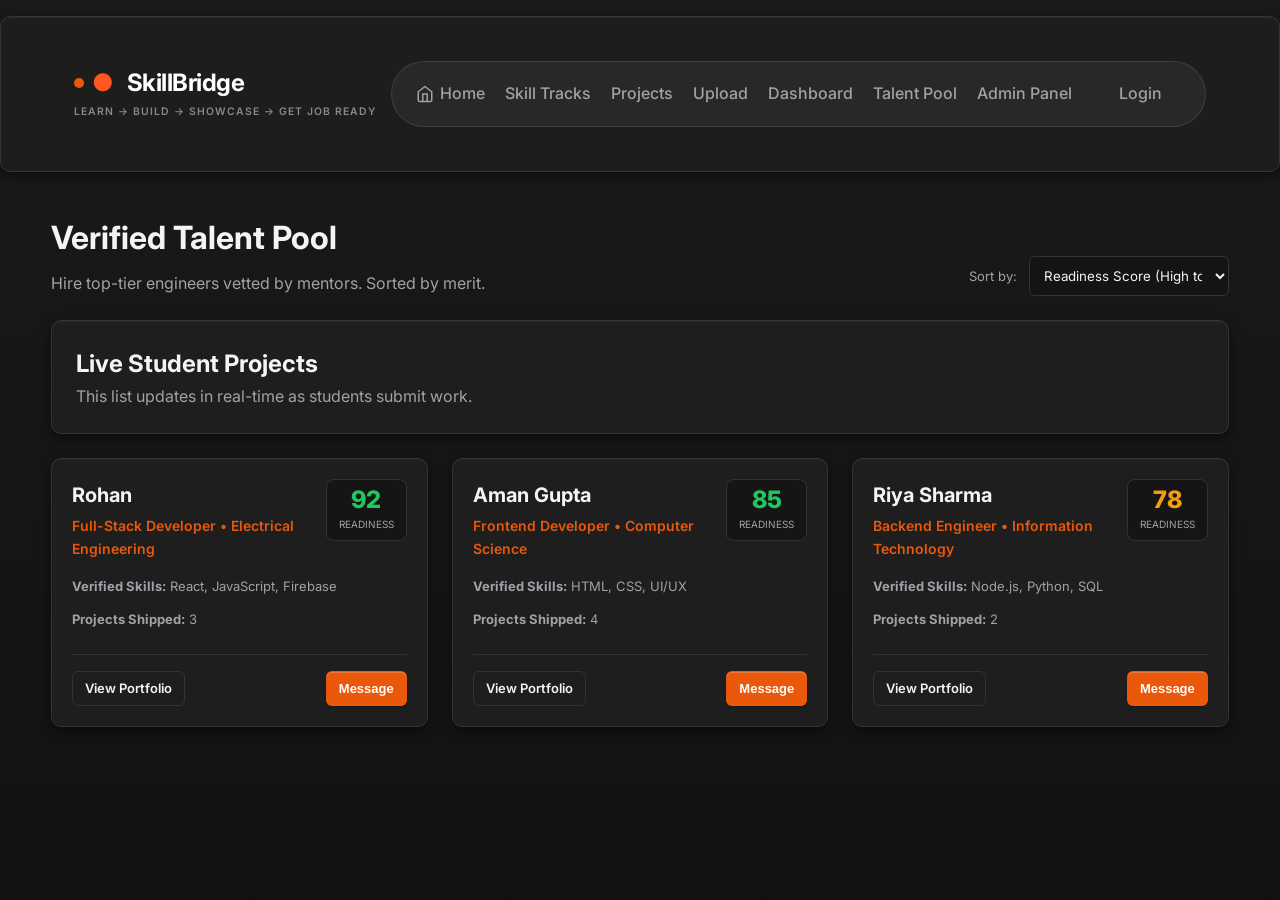
<file: talent.html>
<!doctype html>
<html lang="en">
<head>
  <meta charset="utf-8" />
  <meta name="viewport" content="width=device-width,initial-scale=1" />
 <title>SkillBridge — Learn Build Showcase</title>
  <link rel="stylesheet" href="css/style.css" />
  <link rel="preconnect" href="https://fonts.googleapis.com">
  <link href="https://fonts.googleapis.com/css2?family=Inter:wght@300;400;600;700;800&display=swap" rel="stylesheet">
 <link rel="stylesheet" href="https://cdnjs.cloudflare.com/ajax/libs/font-awesome/6.4.0/css/all.min.css">
</head>
<body class="bg-gradient">
  
  <!-- SAFE RESTORED HEADER START -->
  <header class="nav glass">
    <div class="container nav-inner" style="display: flex; justify-content: space-between; align-items: center;">
      
      <!-- Original Logo & Tagline -->
      <a class="brand" href="index.html" style="text-decoration: none; display: flex; flex-direction: column; gap: 12px;">
        <div class="logo-glow" style="font-size: 1.5rem; font-weight: bold; color: white;">
          <span style="color: #ff5722; margin-right: 5px;">●</span>SkillBridge
        </div>
        <small class="tag" style="color: #888; font-size: 0.65rem; letter-spacing: 1px; text-transform: uppercase;">Learn → Build → Showcase → Get Job Ready</small>
      </a>
      
      <!-- The Cool Box around your original links -->
      <nav class="nav-links">
        <a href="index.html" class="nav-link home-link">
    <svg xmlns="http://www.w3.org/2000/svg" width="18" height="18" viewBox="0 0 24 24" fill="none" stroke="currentColor" stroke-width="2" stroke-linecap="round" stroke-linejoin="round">
        <path d="M3 9l9-7 9 7v11a2 2 0 0 1-2 2H5a2 2 0 0 1-2-2z"></path>
        <polyline points="9 22 9 12 15 12 15 22"></polyline>
    </svg>
    Home
</a>
        <a href="roadmap.html">Skill Tracks</a>
        <a href="projects.html">Projects</a>
        <a href="upload.html">Upload</a>
        <a href="dashboard.html">Dashboard</a>
        <a href="talent.html">Talent Pool</a>
        <a href="admin.html">Admin Panel</a>
       <!-- place this in your nav -->
<a id="nav-auth-btn" class="btn btn-ghost" href="login.html">Login</a>
      </nav>
    </div>
  </header>

  <main class="container">
    <div style="display: flex; justify-content: space-between; align-items: flex-end; margin-bottom: 24px;">
      <div>
        <h1 style="margin: 0 0 8px 0; font-size: 32px;">Verified Talent Pool</h1>
        <p class="muted" style="margin: 0;">Hire top-tier engineers vetted by mentors. Sorted by merit.</p>
      </div>
      
      <!-- The Sorting Engine -->
      <div style="display: flex; gap: 12px; align-items: center;">
        <label class="muted small">Sort by:</label>
        <select id="sort-engine" class="form-control" style="width: 200px; padding: 10px;">
          <option value="score_desc">Readiness Score (High to Low)</option>
          <option value="score_asc">Readiness Score (Low to High)</option>
          <option value="projects_desc">Most Projects Completed</option>
        </select>
      </div>
    </div>
<div class="glass" style="padding: 24px;">
    <h2>Live Student Projects</h2>
    <p class="muted">This list updates in real-time as students submit work.</p>
    <div id="live-project-feed">
        <!-- Projects will instantly appear here -->
    </div>
</div>
    <!-- The Talent Grid -->
    <div id="talent-grid" class="projects-grid">
      <div class="glass" style="grid-column: 1 / -1; text-align: center;">
        <p class="muted">Loading talent pipeline...</p>
      </div>
    </div>
  </main>

  <script type="module" src="js/talent.js"></script>
</body>
</html>
</file>
<file: css/style.css>
/* =========================================
   SKILLBRIDGE DESIGN SYSTEM & THEME
   (Industrial Minimalist / Hand-Crafted)
   ========================================= */

:root {
  /* Core Colors - Deep, rich matte charcoal instead of shiny blue-black */
  --bg-dark: #121212;
  --bg-light: #1a1a1a;
  
  /* Accents - Earthy, bespoke, and confident */
  --accent1: #ea580c; /* Burnt Orange (Replaces neon purple) */
  --accent1-hover: #c2410c; 
  --accent2: #10b981; /* Crisp Emerald (Replaces neon cyan) */
  
  /* UI States */
  --success: #22c55e;
  --warning: #f59e0b;
  --danger: #ef4444;

  /* Surface/Cards - Replacing blurry glass with crisp matte surfaces */
  --surface-bg: #1e1e1e;
  --surface-border: #333333;
  --surface-hover: #262626;
  
  /* Text */
  --text-main: #f4f4f5; /* Warm off-white */
  --text-muted: #a1a1aa; /* Readable medium gray */
  
  /* Layout */
  --radius: 10px; /* Slightly sharper, more intentional corners */
  --radius-sm: 6px;
  --shadow-soft: 0 4px 12px rgba(0, 0, 0, 0.5);
  --shadow-hover: 0 8px 24px rgba(0, 0, 0, 0.8);
}

/* =========================================
   BASE & TYPOGRAPHY
   ========================================= */
* { box-sizing: border-box; margin: 0; padding: 0; }
html, body { height: 100%; }

body {
  font-family: 'Inter', system-ui, -apple-system, sans-serif;
  color: var(--text-main);
  background-color: var(--bg-dark);
  -webkit-font-smoothing: antialiased;
  -moz-osx-font-smoothing: grayscale;
  line-height: 1.6;
}

/* Clean, subtle background. No more heavy neon radial glows. */
.bg-gradient {
  background: 
    linear-gradient(to bottom, var(--bg-light) 0%, var(--bg-dark) 100%);
  background-attachment: fixed;
  min-height: 100vh;
}

.container {
  width: 92%;
  max-width: 1200px;
  margin: 0 auto;
  padding: 32px 0;
}

/* =========================================
   CORE COMPONENTS (Surfaces, Nav, Buttons)
   ========================================= */
.glass {
  background: var(--surface-bg);
  border: 1px solid var(--surface-border);
  border-radius: var(--radius);
  padding: 24px;
  box-shadow: var(--shadow-soft);
  box-shadow: inset 0 1px 0 rgba(255, 255, 255, 0.05), 0 4px 12px rgba(0, 0, 0, 0.5);
}

.nav {
  position: sticky;
  top: 16px;
  z-index: 100;
  margin: 0 auto 24px auto;
  padding: 12px 24px;
  border-radius: var(--radius);
  display: flex;
  align-items: center;
  justify-content: space-between;
  background: rgba(30, 30, 30, 0.95);
  backdrop-filter: blur(8px);
}

.brand { display: flex; flex-direction: column; text-decoration: none; gap: 2px; }
.logo-glow {
  font-weight: 800;
  font-size: 20px;
  color: var(--text-main);
  letter-spacing: -0.5px;
  display: flex;
  align-items: center;
  gap: 8px;
  line-height: 1; /* Fixes spacing */
}
.logo-glow::before {
  content: '';
  display: inline-block;
  width: 10px;
  height: 10px;
  background-color: var(--accent1);
  border-radius: 50%;
}
.tag { font-size: 11px; color: var(--text-muted); font-weight: 600; text-transform: uppercase; letter-spacing: 1px; line-height: 1;}

/* === The "Cool Box" Applied safely to your original HTML === */
.nav-links {
  display: flex;
  align-items: center;
  gap: 20px;
  background: rgba(255, 255, 255, 0.05); /* Glassy box background */
  border: 1px solid rgba(255, 255, 255, 0.1);
  padding: 8px 24px;
  border-radius: 50px; /* Pill shape */
}
.nav-links a {
  color: var(--text-muted);
  text-decoration: none;
  font-weight: 500;
  transition: color 0.15s ease;
  display: flex;
  align-items: center;
  gap: 6px;
}
.nav-links a:hover { color: var(--text-main); }
.nav-links .btn { margin-left: 8px; }

/* Tactile, non-glowing Buttons */
.btn {
  display: inline-flex; align-items: center; justify-content: center; gap: 8px;
  padding: 10px 18px; border-radius: var(--radius-sm); border: 1px solid transparent; 
  cursor: pointer; font-weight: 600;
  transition: all 0.15s ease;
  text-decoration: none;
}
.btn-primary {
  background-color: var(--accent1);
  color: white;
  box-shadow: inset 0 1px 0 rgba(255, 255, 255, 0.2), 0 1px 2px rgba(0, 0, 0, 0.2);
}
.btn-primary:hover {
  background-color: var(--accent1-hover);
}
.btn-primary:active {
  transform: translateY(1px);
  box-shadow: none;
}
.btn-outline { 
  background: transparent; 
  border: 1px solid var(--surface-border); 
  color: var(--text-main); 
}
.btn-outline:hover { 
  background: var(--surface-hover); 
  border-color: #555; 
}
.btn-ghost { background: transparent; color: var(--text-muted); border: 1px solid transparent; }
.btn-ghost:hover { background: var(--surface-hover); color: var(--text-main); }
.btn-sm { padding: 6px 12px; font-size: 13px; }

.pill {
  background: rgba(16, 185, 129, 0.1); border: 1px solid rgba(16, 185, 129, 0.2);
  color: var(--accent2); padding: 4px 12px; border-radius: 99px; font-size: 12px; font-weight: 600;
}

/* =========================================
   FORMS & INPUTS
   ========================================= */
input, textarea, .form-control {
  width: 100%;
  padding: 12px 14px;
  border-radius: var(--radius-sm);
  border: 1px solid var(--surface-border);
  background: #141414;
  color: var(--text-main);
  font-family: inherit;
  transition: border-color 0.15s ease;
}
input:focus, textarea:focus, .form-control:focus {
  outline: none;
  border-color: var(--accent1);
}
input::placeholder, textarea::placeholder { color: #52525b; }

/* =========================================
   DASHBOARD & LEARNING ROADMAP
   ========================================= */
.score-card { text-align: center; display: flex; flex-direction: column; justify-content: center; }
.score-large {
  font-size: 56px;
  font-weight: 800;
  color: var(--text-main);
  line-height: 1.1;
  letter-spacing: -2px;
}

.progress-bar-wrap { margin-top: 16px; }
.progress-bar { height: 8px; border-radius: 4px; background: #262626; overflow: hidden; }
.progress-fill {
  height: 100%; width: 0;
  background-color: var(--accent2);
  border-radius: 4px;
  transition: width 0.8s cubic-bezier(0.2, 0.9, 0.3, 1);
}

.road-tree { display: flex; gap: 16px; align-items: center; margin: 16px 0; overflow-x: auto; padding-bottom: 8px;}
.node { padding: 8px 16px; border-radius: var(--radius-sm); background: var(--surface-bg); border: 1px solid var(--surface-border); font-size: 14px; white-space: nowrap;}
.node.completed { background: rgba(16, 185, 129, 0.1); color: var(--accent2); border-color: var(--accent2); font-weight: 600;}
.node.in-progress { border-color: var(--accent1); color: var(--accent1); }
.node.locked { opacity: 0.5; border: 1px dashed var(--surface-border); }

.tasks-announcements { display: grid; grid-template-columns: 1fr 380px; gap: 24px; margin-top: 24px; }
.task-list { list-style: none; }
.task-list li {
  display: flex; align-items: center; justify-content: space-between;
  padding: 14px 18px; border-radius: var(--radius-sm);
  background: var(--surface-hover); border: 1px solid transparent;
  margin-bottom: 12px; transition: border-color 0.15s ease;
}
.task-list li:hover { border-color: var(--surface-border); }

/* =========================================
   PROJECTS SHOWCASE
   ========================================= */
.projects-grid { display: grid; grid-template-columns: repeat(auto-fill, minmax(300px, 1fr)); gap: 24px; margin-top: 24px; }
.project-card {
  border-radius: var(--radius); overflow: hidden;
  background: var(--surface-bg); border: 1px solid var(--surface-border);
  transition: transform 0.15s ease, border-color 0.15s ease;
}
.project-card:hover { transform: translateY(-4px); border-color: #555; box-shadow: var(--shadow-hover); }
.project-card img { width: 100%; height: 180px; object-fit: cover; border-bottom: 1px solid var(--surface-border); }
.project-body { padding: 20px; }
.project-body h4 { margin: 0 0 8px 0; font-size: 18px; color: var(--text-main); font-weight: 700; }
.project-body p { margin: 0; color: var(--text-muted); font-size: 14px; line-height: 1.5; }
.project-body .meta { display: flex; justify-content: space-between; align-items: center; margin-top: 16px; border-top: 1px solid var(--surface-border); padding-top: 16px;}
.chip { padding: 4px 10px; border-radius: 4px; background: #262626; border: 1px solid #333; font-size: 12px; color: var(--text-muted); }

/* =========================================
   ADMIN PANEL & BLIND AUDITIONS
   ========================================= */
.admin-grid { display: grid; grid-template-columns: 260px 1fr; gap: 32px; align-items: start; margin-top: 24px; }
.admin-side { position: sticky; top: 100px; }
.admin-side ul { list-style: none; display: flex; flex-direction: column; gap: 6px; margin-top: 16px; }
.admin-side a {
  display: block; padding: 8px 12px; border-radius: var(--radius-sm);
  text-decoration: none; color: var(--text-muted); font-weight: 500; transition: all 0.15s;
}
.admin-side a:hover, .admin-side a.active { background: var(--surface-hover); color: var(--text-main); }
.admin-main { display: flex; flex-direction: column; gap: 24px; }

.application-card {
  background: var(--surface-hover); border: 1px solid var(--surface-border);
  padding: 24px; border-radius: var(--radius); margin-bottom: 16px;
}
.app-header { display: flex; justify-content: space-between; align-items: center; margin-bottom: 16px; padding-bottom: 16px; border-bottom: 1px solid var(--surface-border); }

.badge { padding: 4px 10px; border-radius: 4px; font-size: 11px; font-weight: 700; text-transform: uppercase; letter-spacing: 0.5px; }
.badge.pending { background: rgba(245, 158, 11, 0.1); color: var(--warning); border: 1px solid rgba(245, 158, 11, 0.2); }
.badge.accepted { background: rgba(16, 185, 129, 0.1); color: var(--success); border: 1px solid rgba(16, 185, 129, 0.2); }
.badge.rejected { background: rgba(239, 68, 68, 0.1); color: var(--danger); border: 1px solid rgba(239, 68, 68, 0.2); }

/* =========================================
   MODALS
   ========================================= */
.modal-overlay {
  position: fixed; top: 0; left: 0; width: 100%; height: 100%;
  background: rgba(0, 0, 0, 0.8); z-index: 1000;
  display: flex; align-items: center; justify-content: center;
}
.modal-content {
  width: 90%; max-width: 500px; position: relative;
  background: var(--surface-bg);
  border: 1px solid var(--surface-border);
  border-radius: var(--radius);
  padding: 32px;
}
.close-modal {
  position: absolute; top: 16px; right: 20px;
  font-size: 24px; cursor: pointer; color: var(--text-muted);
  line-height: 1; transition: color 0.15s;
}
.close-modal:hover { color: var(--text-main); }

/* =========================================
   UTILITIES & TYPOGRAPHY
   ========================================= */
.hero { padding: 60px 0; }
.hero-grid { display: grid; grid-template-columns: 1fr 450px; gap: 40px; align-items: center; }
.display { font-size: 48px; font-weight: 800; margin: 0 0 16px 0; line-height: 1.1; letter-spacing: -1px; }
.lead { color: var(--text-muted); font-size: 18px; line-height: 1.6; }
.muted { color: var(--text-muted); }
.small { font-size: 13px; }
.link { color: var(--accent1); text-decoration: none; }
.link:hover { text-decoration: underline; }
.accent { color: var(--accent1); }
.hidden { display: none !important; }
.divider { border: 0; height: 1px; background: var(--surface-border); margin: 32px 0; }

/* Responsive */
@media (max-width: 980px) {
  .hero-grid, .section-grid, .auth-grid, .tasks-announcements, .admin-grid { grid-template-columns: 1fr; }
  .about-grid, .features-grid { grid-template-columns: 1fr; }
  .nav { padding: 16px; }
  .nav-links { display: none; }
  .admin-side { position: relative; top: 0; }
}
</file>
